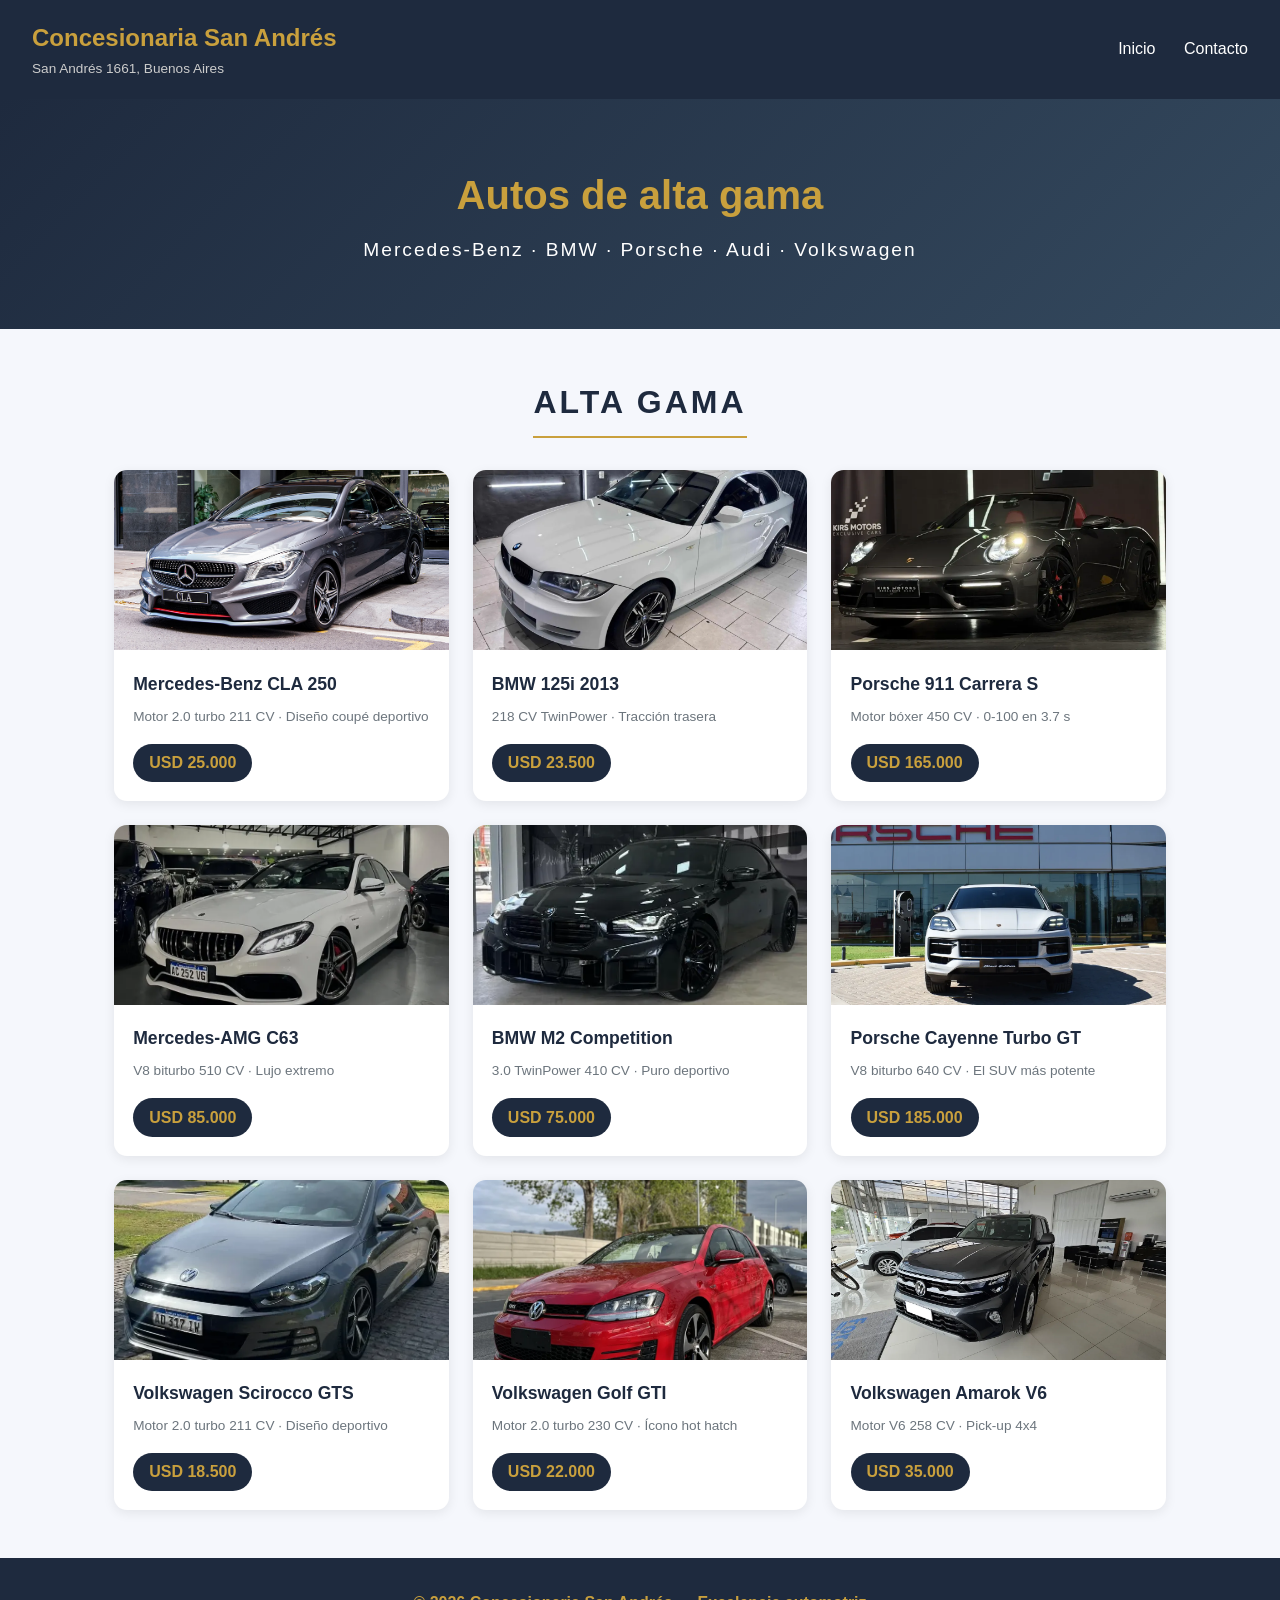
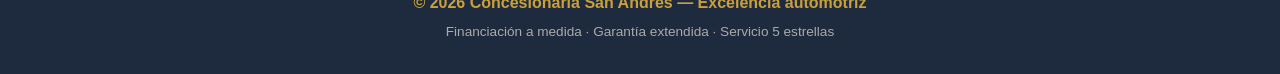
<file: index.html>
<!DOCTYPE html>
<html lang="es">
<head>
    <meta charset="UTF-8">
    <meta name="viewport" content="width=device-width, initial-scale=1.0">
    <title>Concesionaria San Andrés | Autos de lujo</title>
    <link rel="stylesheet" href="styles.css">
</head>
<body>

    <header class="header">
        <div class="header-info">
            <h1>Concesionaria San Andrés</h1>
            <p>San Andrés 1661, Buenos Aires</p>
        </div>
        <nav class="nav">
            <a href="index.html">Inicio</a>
            <a href="contacto.html">Contacto</a>
        </nav>
    </header>

    <section class="hero">
        <h2>Autos de alta gama</h2>
        <p>Mercedes-Benz · BMW · Porsche · Audi · Volkswagen</p>
    </section>

    <main class="vehiculos">
        <h2 class="titulo-seccion">Alta Gama</h2>

        <div class="grid-autos">

            <article class="auto-card">
                <img src="mercedes1.jpg" alt="Mercedes-Benz CLA 250">
                <div class="auto-info">
                    <h3>Mercedes-Benz CLA 250</h3>
                    <p>Motor 2.0 turbo 211 CV · Diseño coupé deportivo</p>
                    <span class="precio">USD 25.000</span>
                </div>
            </article>

            <article class="auto-card">
                <img src="bmw1.jpg" alt="BMW 125i 2013">
                <div class="auto-info">
                    <h3>BMW 125i 2013</h3>
                    <p>218 CV TwinPower · Tracción trasera</p>
                    <span class="precio">USD 23.500</span>
                </div>
            </article>

            <article class="auto-card">
                <img src="porsche_911.jpg" alt="Porsche 911 Carrera S" class="imagen-porsche">
                <div class="auto-info">
                    <h3>Porsche 911 Carrera S</h3>
                    <p>Motor bóxer 450 CV · 0-100 en 3.7 s</p>
                    <span class="precio">USD 165.000</span>
                </div>
            </article>

            <article class="auto-card">
                <img src="mercedes2.jpg" alt="Mercedes-AMG C63">
                <div class="auto-info">
                    <h3>Mercedes-AMG C63</h3>
                    <p>V8 biturbo 510 CV · Lujo extremo</p>
                    <span class="precio">USD 85.000</span>
                </div>
            </article>

            <article class="auto-card">
                <img src="bmw2.jpg" alt="BMW M2 Competition">
                <div class="auto-info">
                    <h3>BMW M2 Competition</h3>
                    <p>3.0 TwinPower 410 CV · Puro deportivo</p>
                    <span class="precio">USD 75.000</span>
                </div>
            </article>

            <article class="auto-card">
                <img src="porsche_cayenne.jpg" alt="Porsche Cayenne Turbo GT">
                <div class="auto-info">
                    <h3>Porsche Cayenne Turbo GT</h3>
                    <p>V8 biturbo 640 CV · El SUV más potente</p>
                    <span class="precio">USD 185.000</span>
                </div>
            </article>

            <article class="auto-card">
                <img src="scirocco_gts.jpg" alt="Volkswagen Scirocco GTS">
                <div class="auto-info">
                    <h3>Volkswagen Scirocco GTS</h3>
                    <p>Motor 2.0 turbo 211 CV · Diseño deportivo</p>
                    <span class="precio">USD 18.500</span>
                </div>
            </article>

            <article class="auto-card">
                <img src="golf_gti.jpg" alt="Volkswagen Golf GTI">
                <div class="auto-info">
                    <h3>Volkswagen Golf GTI</h3>
                    <p>Motor 2.0 turbo 230 CV · Ícono hot hatch</p>
                    <span class="precio">USD 22.000</span>
                </div>
            </article>

            <article class="auto-card">
                <img src="amarok.jpg" alt="Volkswagen Amarok V6">
                <div class="auto-info">
                    <h3>Volkswagen Amarok V6</h3>
                    <p>Motor V6 258 CV · Pick-up 4x4</p>
                    <span class="precio">USD 35.000</span>
                </div>
            </article>

        </div>
    </main>

    <footer class="footer">
        <p>© 2026 Concesionaria San Andrés — Excelencia automotriz</p>
        <p>Financiación a medida · Garantía extendida · Servicio 5 estrellas</p>
    </footer>

</body>
</html>
</file>
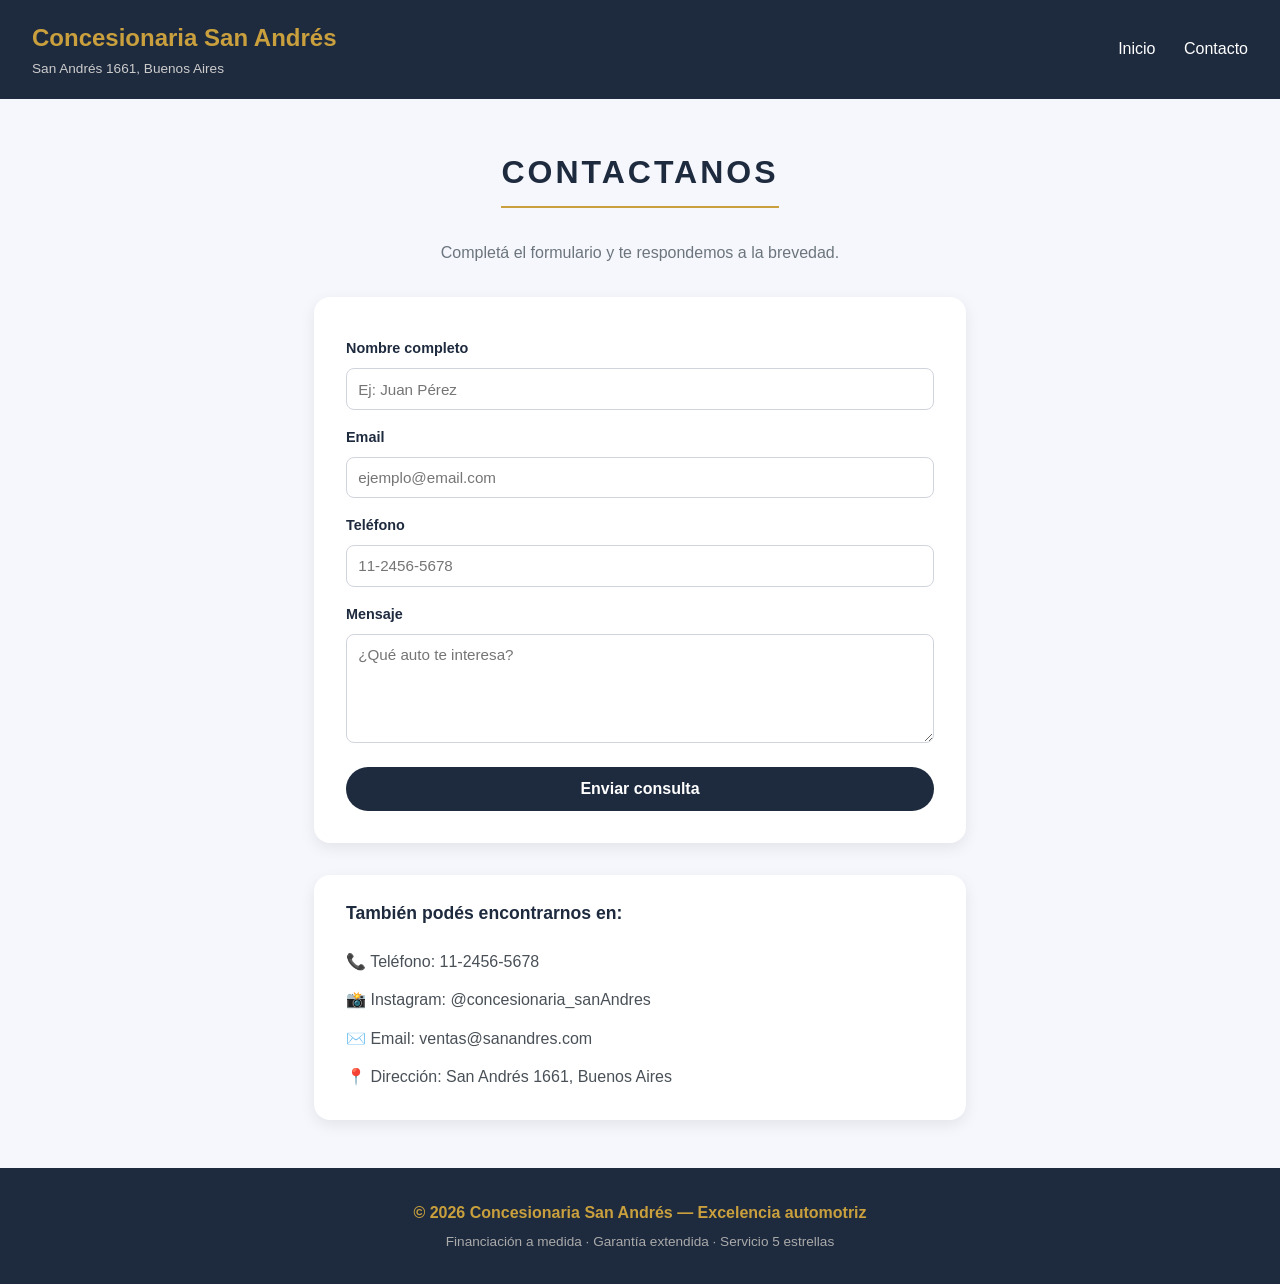
<file: contacto.html>
<!DOCTYPE html>
<html lang="es">
<head>
    <meta charset="UTF-8">
    <meta name="viewport" content="width=device-width, initial-scale=1.0">
    <title>Contacto | Concesionaria San Andrés</title>
    <link rel="stylesheet" href="styles.css">
</head>
<body>

    <header class="header">
        <div class="header-info">
            <h1>Concesionaria San Andrés</h1>
            <p>San Andrés 1661, Buenos Aires</p>
        </div>
        <nav class="nav">
            <a href="index.html">Inicio</a>
            <a href="contacto.html">Contacto</a>
        </nav>
    </header>

    <main>
        <section class="contacto">
            <h2 class="titulo-seccion">Contactanos</h2>
            <p class="contacto-intro">Completá el formulario y te respondemos a la brevedad.</p>

            
            <form class="formulario">
                <label for="nombre">Nombre completo</label>
                <input type="text" id="nombre" name="nombre" placeholder="Ej: Juan Pérez" required>

                <label for="email">Email</label>
                <input type="email" id="email" name="email" placeholder="ejemplo@email.com" required>

                <label for="telefono">Teléfono</label>
                <input type="tel" id="telefono" name="telefono" placeholder="11-2456-5678">

                <label for="mensaje">Mensaje</label>
                <textarea id="mensaje" name="mensaje" rows="5" placeholder="¿Qué auto te interesa?"></textarea>

                <button type="submit">Enviar consulta</button>
            </form>

            <div class="datos-contacto">
                <h3>También podés encontrarnos en:</h3>
                <ul>
                    <li>📞 Teléfono: 11-2456-5678</li>
                    <li>📸 Instagram: @concesionaria_sanAndres</li>
                    <li>✉️ Email: ventas@sanandres.com</li>
                    <li>📍 Dirección: San Andrés 1661, Buenos Aires</li>
                </ul>
            </div>
        </section>
    </main>

    <footer class="footer">
        <p>© 2026 Concesionaria San Andrés — Excelencia automotriz</p>
        <p>Financiación a medida · Garantía extendida · Servicio 5 estrellas</p>
    </footer>

</body>
</html>
</file>
<file: styles.css>
* {
    margin: 0;
    padding: 0;
    box-sizing: border-box;
}

body {
    font-family: 'Segoe UI', Arial, sans-serif;
    background-color: #f5f7fc;
    color: #1e2a3e;
    line-height: 1.6;
}

.header {
    background-color: #1e2a3e;
    color: #fff;
    padding: 1.2rem 2rem;
    display: flex;
    justify-content: space-between;
    align-items: center;
    flex-wrap: wrap;
}

.header-info h1 {
    font-size: 1.5rem;
    color: #c9a03d;
}

.header-info p {
    font-size: 0.85rem;
    color: #ccc;
}

.nav a {
    color: #fff;
    text-decoration: none;
    margin-left: 1.5rem;
    font-weight: 500;
}

.nav a:hover {
    color: #c9a03d;
}

.hero {
    background: linear-gradient(135deg, #1e2a3e, #34495e);
    color: #fff;
    text-align: center;
    padding: 4rem 2rem;
}

.hero h2 {
    font-size: 2.5rem;
    color: #c9a03d;
    margin-bottom: 0.5rem;
}

.hero p {
    font-size: 1.2rem;
    letter-spacing: 2px;
}


.vehiculos {
    max-width: 1100px; 
    margin: 3rem auto;
    padding: 0 1.5rem;
}

.titulo-seccion {
    text-align: center;
    font-size: 2rem;
    color: #1e2a3e;
    text-transform: uppercase;
    letter-spacing: 3px;
    border-bottom: 2px solid #c9a03d;
    display: block;
    width: fit-content;
    margin: 0 auto 2rem auto;
    padding-bottom: 0.5rem;
}

/* ACÁ PONEMOS LAS 3 COLUMNAS */
.grid-autos {
    display: grid;
    grid-template-columns: repeat(3, 1fr); 
    gap: 1.5rem; 
    align-items: start; 
}

.auto-card {
    background: #fff;
    border-radius: 0.8rem;
    overflow: hidden;
    box-shadow: 0 3px 12px rgba(0, 0, 0, 0.08);
    transition: transform 0.3s, box-shadow 0.3s;
    display: flex;
    flex-direction: column;
}

.auto-card:hover {
    transform: translateY(-4px);
    box-shadow: 0 8px 20px rgba(0, 0, 0, 0.12);
}
.auto-card img {
    width: 100%;
    height: 180px;
    object-fit: cover;
    object-position: center;
    display: block;
}

.auto-info {
    padding: 1.2rem;
}

.auto-info h3 {
    font-size: 1.1rem;
    margin-bottom: 0.5rem;
    color: #1e2a3e;
}

.auto-info p {
    font-size: 0.85rem;
    color: #6c757d;
    margin-bottom: 1rem;
}

.precio {
    display: inline-block;
    background: #1e2a3e;
    color: #c9a03d;
    padding: 0.4rem 1rem;
    border-radius: 30px;
    font-weight: bold;
    font-size: 1rem;
}

.contacto {
    max-width: 700px;
    margin: 3rem auto;
    padding: 0 1.5rem;
}

.contacto-intro {
    text-align: center;
    margin-bottom: 2rem;
    color: #6c757d;
}

.formulario {
    background: #fff;
    padding: 2rem;
    border-radius: 1rem;
    box-shadow: 0 5px 15px rgba(0, 0, 0, 0.08);
    display: flex;
    flex-direction: column;
    gap: 0.5rem;
}

.formulario label {
    font-weight: 600;
    font-size: 0.9rem;
    margin-top: 0.5rem;
}

.formulario input,
.formulario textarea {
    padding: 0.7rem;
    border: 1px solid #d0d5dd;
    border-radius: 0.5rem;
    font-family: inherit;
    font-size: 0.95rem;
}

.formulario input:focus,
.formulario textarea:focus {
    outline: none;
    border-color: #c9a03d;
}

.formulario button {
    margin-top: 1rem;
    background: #1e2a3e;
    color: #fff;
    border: none;
    padding: 0.8rem;
    border-radius: 30px;
    font-size: 1rem;
    font-weight: 600;
    cursor: pointer;
}

.formulario button:hover {
    background: #c9a03d;
    color: #1e2a3e;
}

.datos-contacto {
    background: #fff;
    padding: 1.5rem 2rem;
    border-radius: 1rem;
    box-shadow: 0 5px 15px rgba(0, 0, 0, 0.08);
    margin-top: 2rem;
}

.datos-contacto h3 {
    color: #1e2a3e;
    margin-bottom: 1rem;
    font-size: 1.1rem;
}

.datos-contacto ul {
    list-style: none;
}

.datos-contacto li {
    padding: 0.4rem 0;
    color: #495057;
}

.footer {
    background: #1e2a3e;
    color: #fff;
    text-align: center;
    padding: 2rem;
    margin-top: 3rem;
}

.footer p:first-child {
    color: #c9a03d;
    font-weight: 600;
    margin-bottom: 0.3rem;
}

.footer p:last-child {
    font-size: 0.85rem;
    color: #aaa;
}


@media (max-width: 992px) {
    .grid-autos {
        grid-template-columns: repeat(2, 1fr);
    }
}

@media (max-width: 600px) {
    .grid-autos {
        grid-template-columns: 1fr;
    }
}

.imagen-porsche {
    width: 100%;
    height: 180px;
    object-fit: cover;
    object-position: center;
    display: block;
}
</file>
